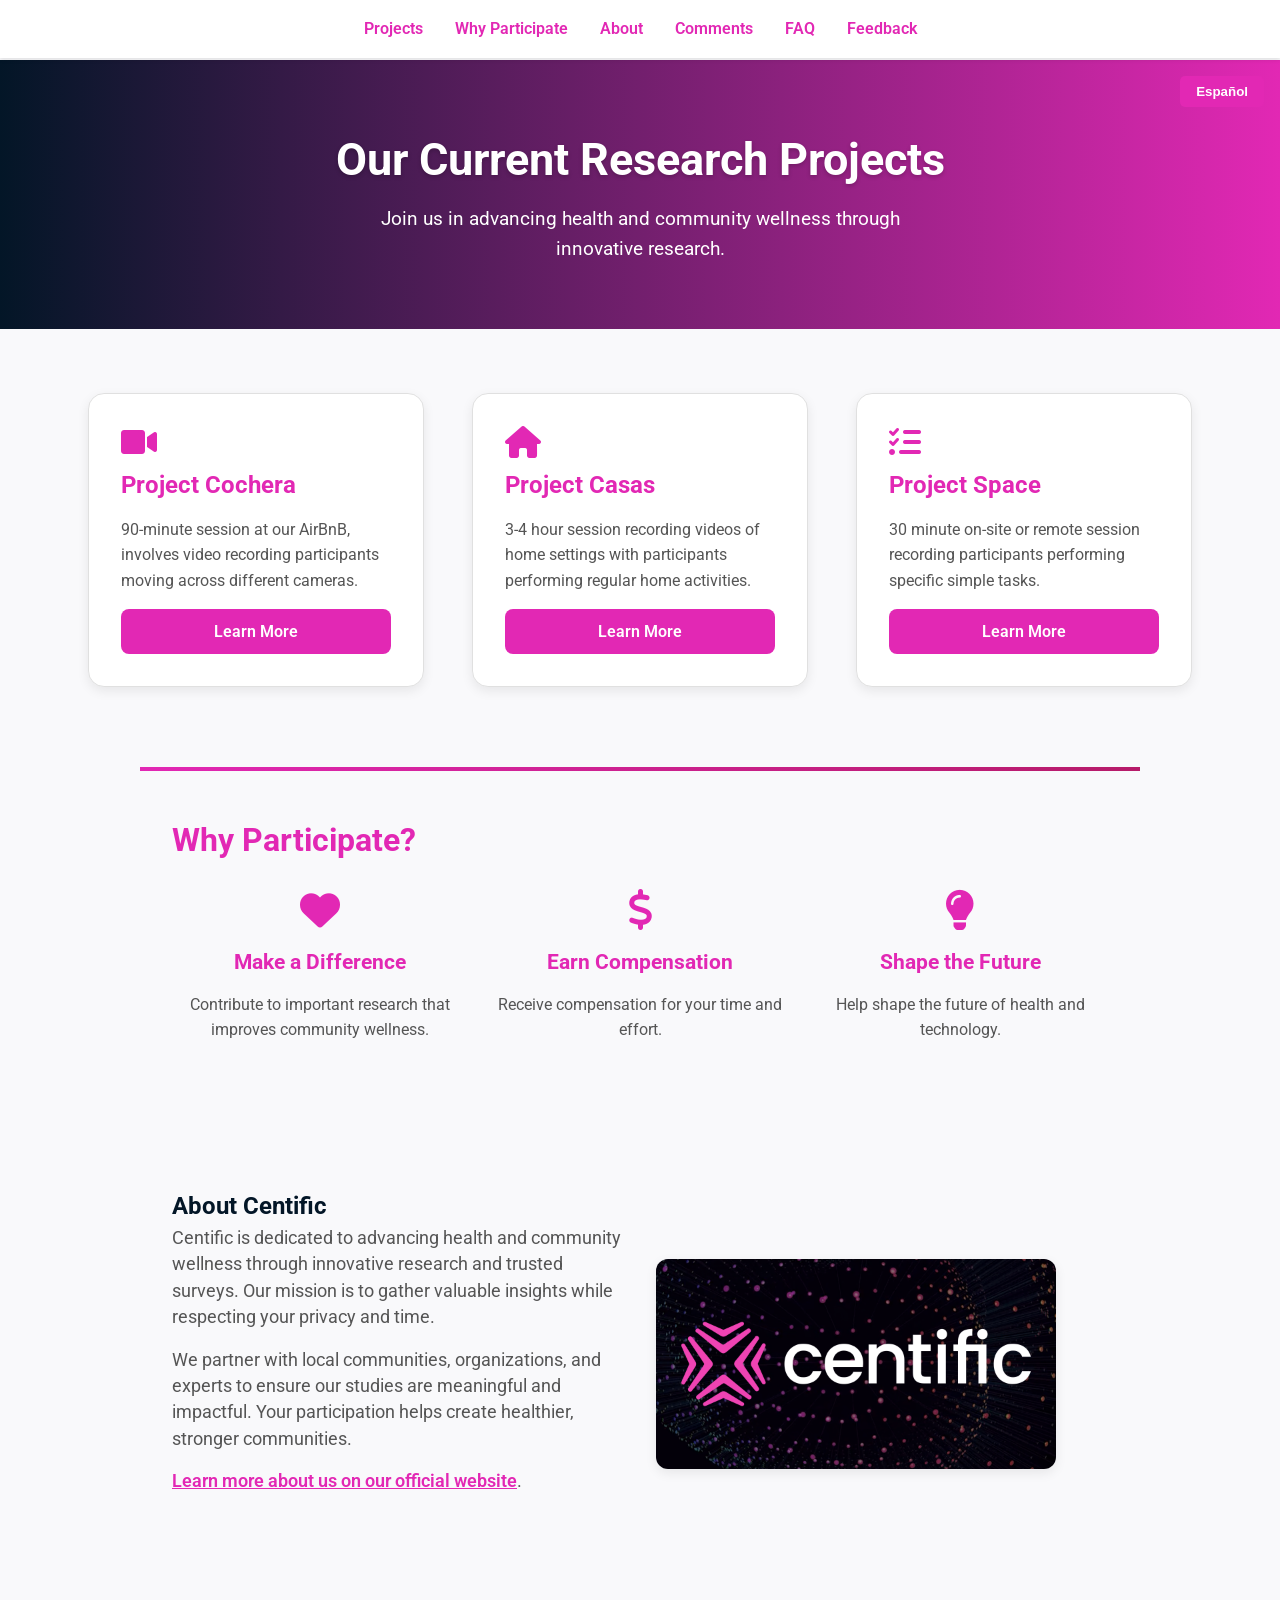
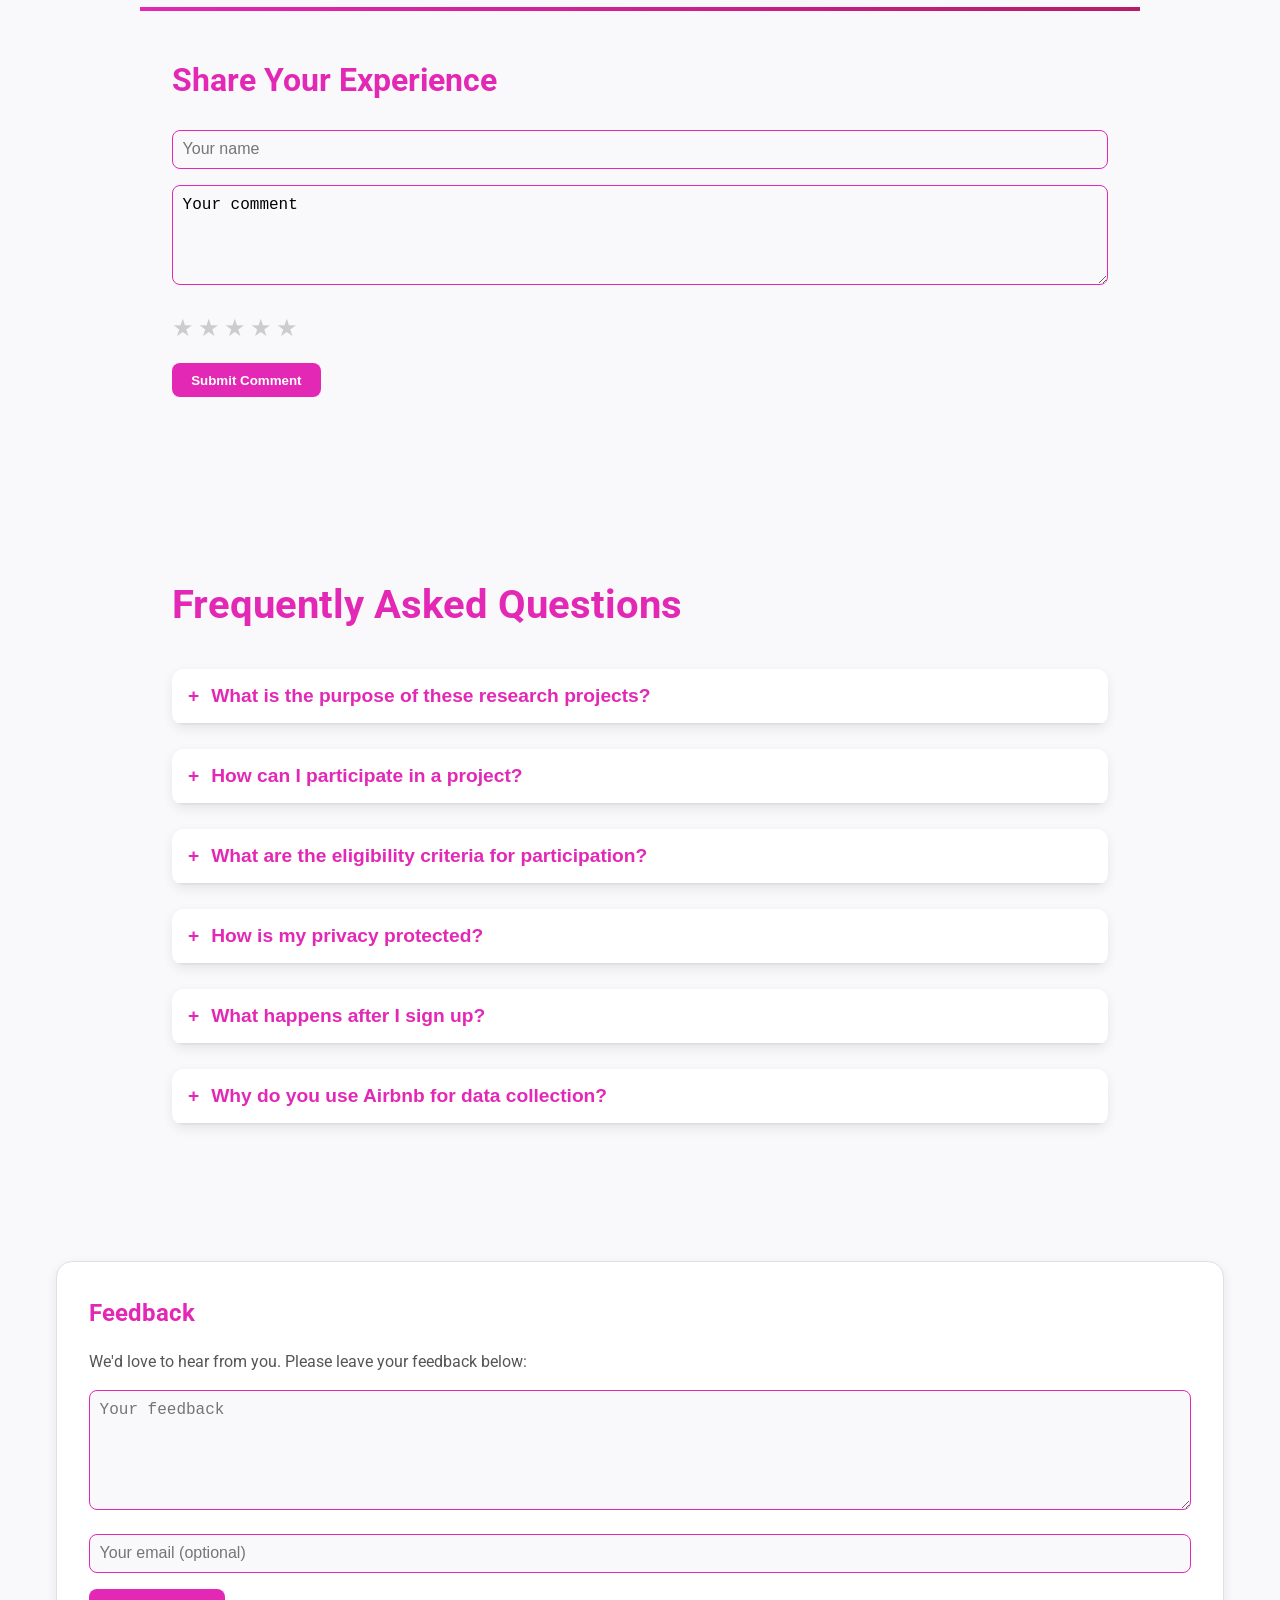
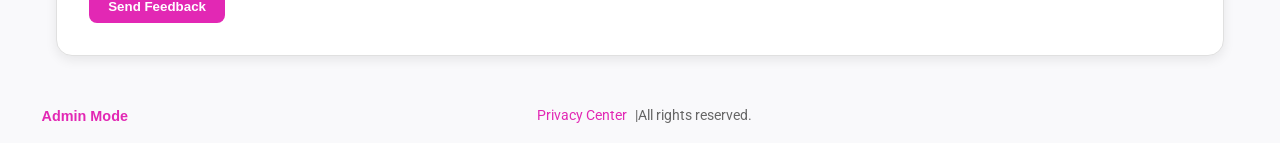
<file: index.html>
<!DOCTYPE html>
<html lang="en">
<head>
  <meta charset="UTF-8">
  <meta name="viewport" content="width=device-width, initial-scale=1.0">
  <title>Centific Research Projects</title>
  <link href="https://fonts.googleapis.com/css2?family=Roboto:wght@400;700&display=swap" rel="stylesheet">
  <link rel="stylesheet" href="https://cdnjs.cloudflare.com/ajax/libs/font-awesome/6.0.0-beta3/css/all.min.css">
  <link rel="stylesheet" href="style.css">
</head>
<body>
  <nav class="nav-menu">
    <ul>
      <li><a href="#projects-list" data-en="Projects" data-es="Proyectos">Projects</a></li>
      <li><a href="#why-participate" data-en="Why Participate" data-es="Por qué Participar">Why Participate</a></li>
      <li><a href="#about-us" data-en="About" data-es="Acerca">About</a></li>
      <li><a href="#comments" data-en="Comments" data-es="Comentarios">Comments</a></li>
      <li><a href="#faq" data-en="FAQ" data-es="Preguntas Frecuentes">FAQ</a></li>
      <li><a href="#feedback" data-en="Feedback" data-es="Retroalimentación">Feedback</a></li>
    </ul>
  </nav>
  <header>
    <h1 data-en="Our Current Research Projects" data-es="Nuestros Proyectos de Investigación Actuales">Our Current Research Projects</h1>
    <p data-en="Join us in advancing health and community wellness through innovative research." data-es="Únase a nosotros para avanzar en la salud y el bienestar comunitario a través de la investigación innovadora.">Join us in advancing health and community wellness through innovative research.</p>
    <button id="lang-toggle" aria-label="Toggle language">Español</button>
  </header>
  <main>
    <section id="projects-list">
      <div class="project-card">
        <i class="fas fa-video" aria-hidden="true"></i>
        <h2 data-en="Project Cochera" data-es="Proyecto Cochera">Project Cochera</h2>
        <p data-en="90-minute session at our AirBnB, involves video recording participants moving across different cameras." data-es="Sesión de 90 minutos en nuestro AirBnB, que incluye grabación en video de los participantes moviéndose frente a diferentes cámaras.">90-minute session at our AirBnB, involves video recording participants moving across different cameras.</p>
        <a href="project-cochera.html" class="learn-more-button" data-en="Learn More" data-es="Más Información">Learn More</a>
      </div>
      <div class="project-card">
        <i class="fas fa-home" aria-hidden="true"></i>
        <h2 data-en="Project Casas" data-es="Proyecto Casas">Project Casas</h2>
        <p data-en="3-4 hour session recording videos of home settings with participants performing regular home activities." data-es="Sesión de 3 a 4 horas grabando videos en entornos domésticos con participantes realizando actividades habituales.">3-4 hour session recording videos of home settings with participants performing regular home activities.</p>
        <a href="project-casas.html" class="learn-more-button" data-en="Learn More" data-es="Más Información">Learn More</a>
      </div>
      <div class="project-card">
        <i class="fas fa-tasks" aria-hidden="true"></i>
        <h2 data-en="Project Space" data-es="Proyecto Espacio">Project Space</h2>
        <p data-en="30 minute on-site or remote session recording participants performing specific simple tasks." data-es="Sesión de 30 minutos en sitio o remota grabando a participantes realizando tareas simples específicas.">30 minute on-site or remote session recording participants performing specific simple tasks.</p>
        <a href="project-space.html" class="learn-more-button" data-en="Learn More" data-es="Más Información">Learn More</a>
      </div>
    </section>
    <section id="why-participate" class="why-participate-section">
      <h2 data-en="Why Participate?" data-es="¿Por qué Participar?">Why Participate?</h2>
      <div class="why-participate-content">
        <div class="why-item">
          <i class="fas fa-heart"></i>
          <h3 data-en="Make a Difference" data-es="Hacer una Diferencia">Make a Difference</h3>
          <p data-en="Contribute to important research that improves community wellness." data-es="Contribuya a investigaciones importantes que mejoran el bienestar comunitario.">Contribute to important research that improves community wellness.</p>
        </div>
        <div class="why-item">
          <i class="fas fa-dollar-sign"></i>
          <h3 data-en="Earn Compensation" data-es="Gana Compensación">Earn Compensation</h3>
          <p data-en="Receive compensation for your time and effort." data-es="Reciba compensación por su tiempo y esfuerzo.">Receive compensation for your time and effort.</p>
        </div>
        <div class="why-item">
          <i class="fas fa-lightbulb"></i>
          <h3 data-en="Shape the Future" data-es="Dar Forma al Futuro">Shape the Future</h3>
          <p data-en="Help shape the future of health and technology." data-es="Ayude a dar forma al futuro de la salud y la tecnología.">Help shape the future of health and technology.</p>
        </div>
      </div>
    </section>
    <section id="about-us" class="about-us-section">
      <h2 data-en="About Centific" data-es="Acerca de Centific">About Centific</h2>
      <div class="about-content">
        <div class="about-text">
          <p data-en="Centific is dedicated to advancing health and community wellness through innovative research and trusted surveys. Our mission is to gather valuable insights while respecting your privacy and time."
             data-es="Centific está dedicado a promover la salud y el bienestar comunitario a través de investigaciones innovadoras y encuestas confiables. Nuestra misión es recopilar información valiosa respetando su privacidad y tiempo.">
            Centific is dedicated to advancing health and community wellness through innovative research and trusted surveys. Our mission is to gather valuable insights while respecting your privacy and time.
          </p>
          <p data-en="We partner with local communities, organizations, and experts to ensure our studies are meaningful and impactful. Your participation helps create healthier, stronger communities."
             data-es="Nos asociamos con comunidades locales, organizaciones y expertos para garantizar que nuestros estudios sean significativos y tengan un impacto real. Su participación ayuda a crear comunidades más saludables y fuertes.">
            We partner with local communities, organizations, and experts to ensure our studies are meaningful and impactful. Your participation helps create healthier, stronger communities.
          </p>
          <p id="about-link"></p>
        </div>
        <div class="about-image">
          <img src="images/centific1.png" alt="Centific Team" data-en="Centific Team" data-es="Equipo de Centific">
        </div>
      </div>
    </section>
    <section id="comments" class="comments-section">
      <h2 data-en="Share Your Experience" data-es="Comparte Tu Experiencia">Share Your Experience</h2>
      <div class="comment-form">
        <input type="text" id="comment-name" placeholder="Your name" data-en="Your name" data-es="Tu nombre" required>
        <textarea id="comment-input" placeholder="Your comment" data-en="Your comment" data-es="Tu comentario" required></textarea>
        <div class="rating">
          <span class="star" data-value="1">★</span>
          <span class="star" data-value="2">★</span>
          <span class="star" data-value="3">★</span>
          <span class="star" data-value="4">★</span>
          <span class="star" data-value="5">★</span>
        </div>
        <button id="submit-comment" data-en="Submit Comment" data-es="Enviar Comentario">Submit Comment</button>
      </div>
      <div id="comment-list"></div>
    </section>
    <section id="faq" class="faq-section">
      <h2 data-en="Frequently Asked Questions" data-es="Preguntas Frecuentes">Frequently Asked Questions</h2>
      <div class="faq-item">
        <button class="faq-question">
          <span class="faq-icon">+</span>
          <span data-en="What is the purpose of these research projects?" data-es="¿Cuál es el propósito de estos proyectos de investigación?">What is the purpose of these research projects?</span>
        </button>
        <div class="faq-answer" data-en="These projects aim to gather valuable insights to improve health and community wellness through innovative research. Our studies focus on real-world applications to enhance technologies and services that benefit communities globally." data-es="Estos proyectos tienen como objetivo recopilar información valiosa para mejorar la salud y el bienestar comunitario a través de investigaciones innovadoras. Nuestros estudios se centran en aplicaciones del mundo real para mejorar tecnologías y servicios que benefician a las comunidades globalmente.">These projects aim to gather valuable insights to improve health and community wellness through innovative research. Our studies focus on real-world applications to enhance technologies and services that benefit communities globally.</div>
      </div>
      <div class="faq-item">
        <button class="faq-question">
          <span class="faq-icon">+</span>
          <span data-en="How can I participate in a project?" data-es="¿Cómo puedo participar en un proyecto?">How can I participate in a project?</span>
        </button>
        <div class="faq-answer" data-en="Click on the 'Learn More' button for each project to see details and sign up. You’ll be guided through a simple registration process, and our team will contact you with further details." data-es="Haga clic en el botón 'Más Información' para cada proyecto para ver detalles y registrarse. Será guiado a través de un proceso de registro simple, y nuestro equipo se pondrá en contacto con más detalles.">Click on the 'Learn More' button for each project to see details and sign up. You’ll be guided through a simple registration process, and our team will contact you with further details.</div>
      </div>
      <div class="faq-item">
        <button class="faq-question">
          <span class="faq-icon">+</span>
          <span data-en="What are the eligibility criteria for participation?" data-es="¿Cuáles son los criterios de elegibilidad para la participación?">What are the eligibility criteria for participation?</span>
        </button>
        <div class="faq-answer" data-en="Eligibility criteria vary by project. Some may require specific age groups, locations, or other qualifications. Please check the details of each project for specific requirements." data-es="Los criterios de elegibilidad varían según el proyecto. Algunos pueden requerir grupos de edad específicos, ubicaciones u otras calificaciones. Por favor, consulte los detalles de cada proyecto para requisitos específicos.">Eligibility criteria vary by project. Some may require specific age groups, locations, or other qualifications. Please check the details of each project for specific requirements.</div>
      </div>
      <div class="faq-item">
        <button class="faq-question">
          <span class="faq-icon">+</span>
          <span data-en="How is my privacy protected?" data-es="¿Cómo se protege mi privacidad?">How is my privacy protected?</span>
        </button>
        <div class="faq-answer" data-en="We prioritize your privacy. All data is securely stored, and participants will review a detailed privacy and consent form before any session. Your information is never shared without your consent." data-es="Priorizamos su privacidad. Todos los datos se almacenan de forma segura, y los participantes revisarán un formulario detallado de privacidad y consentimiento antes de cualquier sesión. Su información nunca se comparte sin su consentimiento.">We prioritize your privacy. All data is securely stored, and participants will review a detailed privacy and consent form before any session. Your information is never shared without your consent.</div>
      </div>
      <div class="faq-item">
        <button class="faq-question">
          <span class="faq-icon">+</span>
          <span data-en="What happens after I sign up?" data-es="¿Qué pasa después de que me inscribo?">What happens after I sign up?</span>
        </button>
        <div class="faq-answer" data-en="After signing up, you’ll receive a confirmation email with next steps, including scheduling details and any preparation needed. Our team will guide you through the process." data-es="Después de registrarse, recibirá un correo electrónico de confirmación con los próximos pasos, incluidos los detalles de programación y cualquier preparación necesaria. Nuestro equipo lo guiará a través del proceso.">After signing up, you’ll receive a confirmation email with next steps, including scheduling details and any preparation needed. Our team will guide you through the process.</div>
      </div>
      <div class="faq-item">
        <button class="faq-question">
          <span class="faq-icon">+</span>
          <span data-en="Why do you use Airbnb for data collection?" data-es="¿Por qué usan Airbnb para la recolección de datos?">Why do you use Airbnb for data collection?</span>
        </button>
        <div class="faq-answer" data-en="Our projects require collecting data in realistic at-home environments to ensure accurate and natural results. We use Airbnb to rent diverse home settings, allowing participants to contribute from authentic residential spaces. All rentals are managed directly through our company to ensure a secure and efficient process." data-es="Nuestros proyectos requieren recolectar datos en entornos domésticos reales para garantizar resultados precisos y naturales. Usamos Airbnb para alquilar diversos entornos domésticos, permitiendo a los participantes contribuir desde espacios residenciales auténticos. Todos los alquileres son gestionados directamente por nuestra empresa para garantizar un proceso seguro y eficiente.">Our projects require collecting data in realistic at-home environments to ensure accurate and natural results. We use Airbnb to rent diverse home settings, allowing participants to contribute from authentic residential spaces. All rentals are managed directly through our company to ensure a secure and efficient process.</div>
      </div>
    </section>
    <section id="feedback" class="feedback-form">
      <h2 data-en="Feedback" data-es="Comentarios">Feedback</h2>
      <p data-en="We'd love to hear from you. Please leave your feedback below:" data-es="Nos encantaría saber de usted. Por favor, deje sus comentarios a continuación:">We'd love to hear from you. Please leave your feedback below:</p>
      <form action="https://formspree.io/f/mldnqnww" method="POST">
        <textarea name="message" required placeholder="Your feedback"></textarea>
        <input type="email" name="_replyto" placeholder="Your email (optional)">
        <button type="submit" data-en="Send Feedback" data-es="Enviar Comentario">Send Feedback</button>
      </form>
    </section>
  </main>
  <footer>
    <div class="footer-links">
      <button id="admin-comment-btn" data-en="Admin Mode" data-es="Modo Admin">Admin Mode</button>
      <a href="privacy.html" data-en="Privacy Center" data-es="Centro de Privacidad">Privacy Center</a> |
      <span data-en="All rights reserved." data-es="Todos los derechos reservados.">All rights reserved.</span>
    </div>
  </footer>
  <script src="project.js"></script>
</body>
</html>
</file>
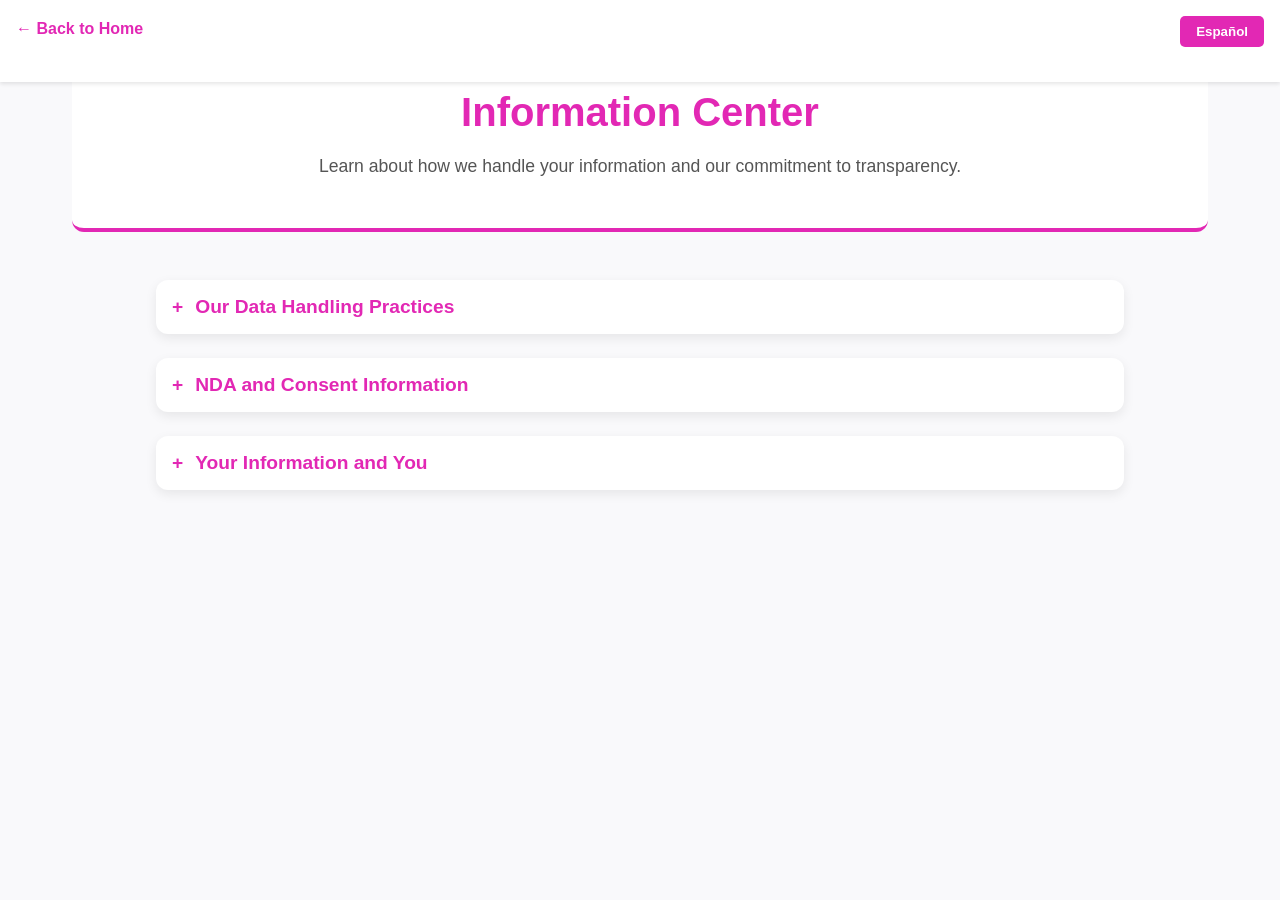
<file: privacy.html>
<!DOCTYPE html>
<html lang="en">
<head>
  <meta charset="UTF-8" />
  <meta name="viewport" content="width=device-width, initial-scale=1.0"/>
  <title>Privacy Center</title>
  <link rel="stylesheet" href="style.css" />
  <style>
    .info-header {
      padding: 3rem 1rem;
      text-align: center;
      background: var(--card-bg);
      border-bottom: 4px solid var(--accentPrimary);
      margin: 2rem 1rem;
      border-radius: 12px;
    }
    .info-header h1 {
      font-size: 2.5rem;
      color: var(--accentPrimary);
      margin-bottom: 0.5rem;
    }
    .info-header p {
      font-size: 1.1rem;
      color: #555;
      max-width: 700px;
      margin: 0 auto;
    }
    .info-section {
      max-width: 1000px;
      margin: 2rem auto;
      padding: 1rem;
    }
    .info-item {
      background: var(--card-bg);
      border-radius: 12px;
      box-shadow: var(--shadow);
      margin-bottom: 1.5rem;
      overflow: hidden;
    }
    .info-question {
      background: transparent;
      color: var(--accentPrimary);
      padding: 1rem;
      border: none;
      width: 100%;
      text-align: left;
      font-weight: 600;
      font-size: 1.2rem;
      cursor: pointer;
      display: flex;
      align-items: center;
      transition: color var(--transition-fast);
    }
    .info-question:hover {
      color: var(--accent-hoverDarker);
    }
    .info-icon {
      margin-right: 0.75rem;
      font-size: 1.2rem;
    }
    .info-answer {
      padding: 1.5rem;
      color: #555;
      font-size: 1rem;
      line-height: 1.6;
      display: none;
      background: var(--bg-light);
    }
    .contact-link {
      text-align: center;
      margin: 2rem 0;
    }
    .contact-link a {
      color: var(--accentPrimary);
      font-weight: 600;
      text-decoration: none;
      transition: color var(--transition-fast);
    }
    .contact-link a:hover {
      color: var(--accent-hoverDarker);
      text-decoration: underline;
    }
    @media (max-width: 768px) {
      .info-header {
        padding: 2rem 1rem;
      }
      .info-header h1 {
        font-size: 2rem;
      }
      .info-section {
        padding: 0.5rem;
      }
      .info-question {
        font-size: 1.1rem;
      }
    }
  </style>
</head>
<body>
  <nav class="nav-menu">
    <a href="index.html" class="back-button" data-en="← Back to Home" data-es="← Volver a Inicio">← Back to Home</a>
    <button id="lang-toggle">Español</button>
  </nav>

  <main role="main">
    <section class="info-header">
      <h1 data-en="Information Center" data-es="Centro de Información">Information Center</h1>
      <p data-en="Learn about how we handle your information and our commitment to transparency."
         data-es="Conoce cómo manejamos tu información y nuestro compromiso con la transparencia.">
        Learn about how we handle your information and our commitment to transparency.
      </p>
    </section>

    <section class="info-section">
      <div class="info-item">
        <button class="info-question">
          <span class="info-icon">+</span>
          <span data-en="Our Data Handling Practices" data-es="Nuestras Prácticas de Manejo de Datos">Our Data Handling Practices</span>
        </button>
        <div class="info-answer" data-en="[Placeholder: Add details about data collection, storage, and usage policies.]"
           data-es="[Marcador de posición: Agrega detalles sobre las políticas de recolección, almacenamiento y uso de datos.]">
          [Placeholder: Add details about data collection, storage, and usage policies.]
        </div>
      </div>
      <div class="info-item">
        <button class="info-question">
          <span class="info-icon">+</span>
          <span data-en="NDA and Consent Information" data-es="Información sobre NDA y Consentimiento">NDA and Consent Information</span>
        </button>
        <div class="info-answer" data-en="[Placeholder: Add details from your NDA/ICF, such as participant agreements and consent processes.]"
           data-es="[Marcador de posición: Agrega detalles de tu NDA/ICF, como acuerdos de participantes y procesos de consentimiento.]">
          [Placeholder: Add details from NDA/ICF, such as participant agreements and consent processes.]
        </div>
      </div>
      <div class="info-item">
        <button class="info-question">
          <span class="info-icon">+</span>
          <span data-en="Your Information and You" data-es="Tu Información y Tú">Your Information and You</span>
        </button>
        <div class="info-answer" data-en="[Placeholder: Add information about user rights or data management options.]"
           data-es="[Marcador de posición: Agrega información sobre los derechos del usuario o las opciones de gestión de datos.]">
          [Placeholder: Add information about user rights or data management options.]
        </div>
      </div>
    </section>

  </main>


  <script src="project.js" defer></script>
  <script>
    document.addEventListener("DOMContentLoaded", () => {
      const questions = document.querySelectorAll(".info-question");
      questions.forEach((question) => {
        question.addEventListener("click", () => {
          const answer = question.nextElementSibling;
          const icon = question.querySelector(".info-icon");
          if (answer.style.display === "block") {
            answer.style.display = "none";
            icon.textContent = "+";
          } else {
            answer.style.display = "block";
            icon.textContent = "-";
          }
        });
      });
    });
  </script>
</body>
</html>
</file>
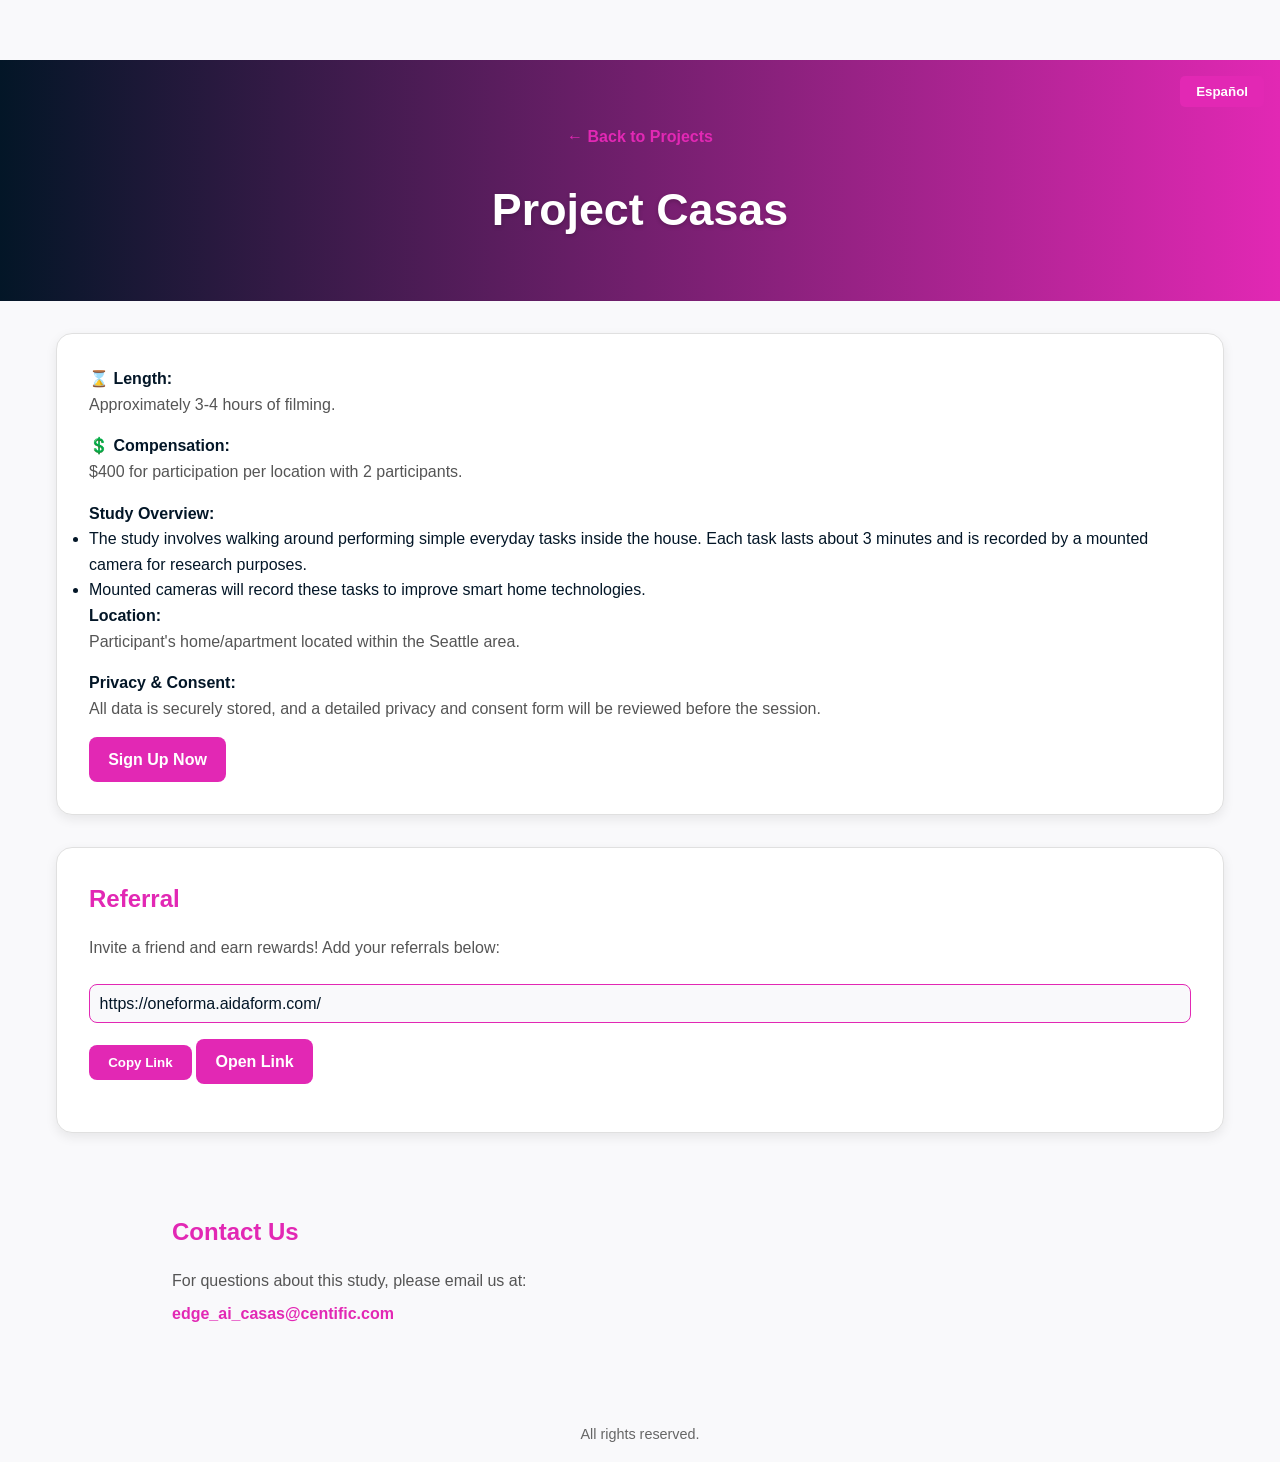
<file: project-casas.html>
<!DOCTYPE html>
<html lang="en">
<head>
  <meta charset="UTF-8" />
  <meta name="viewport" content="width=device-width, initial-scale=1.0" />
  <title>Project Casas</title>
  <link rel="stylesheet" href="style.css" />
</head>
<body>
  <header>
    <a href="index.html" class="back-button" data-en="← Back to Projects" data-es="← Volver a Proyectos">← Back to Projects</a>
    <h1 data-en="Project Casas" data-es="Proyecto Casas">Project Casas</h1>
    <button id="lang-toggle">Español</button>
  </header>

  <main>
<section class="project-details">
  <div class="description-section">
    <strong data-en="⌛ Length:" data-es="⌛ Duración:"></strong>
    <p data-en="Approximately 3-4 hours of filming." data-es="Aproximadamente 3 a 4 horas de grabación.">
      Approximately 3-4 hours of filming.
    </p>
  </div>

  <div class="description-section">
    <strong data-en="💲 Compensation:" data-es="💲 Compensación:"></strong>
    <p data-en="$400 for participation per location with 2 participants." data-es="$400 por casa con dos participantes.">
      $400 for participation per location with 2 participants.
    </p>
  </div>

  <div class="description-section">
    <strong data-en="Study Overview:" data-es="Descripción del estudio:"></strong>
    <ul>
      <li data-en="The study involves walking around performing simple everyday tasks inside the house. Each task lasts about 3 minutes and is recorded by a mounted camera for research purposes."
          data-es="El estudio consiste en caminar realizando tareas simples diarias dentro de la casa. Cada tarea dura aproximadamente 3 minutos y es grabada por una cámara montada para fines de investigación.">
        The study involves walking around performing simple everyday tasks inside the house. Each task lasts about 3 minutes and is recorded by a mounted camera for research purposes.
      </li>
      <li data-en="Mounted cameras will record these tasks to improve smart home technologies."
          data-es="Cámaras montadas grabarán las tareas para mejorar tecnologías de hogares inteligentes.">
        Mounted cameras will record these tasks to improve smart home technologies.
      </li>
    </ul>
  </div>

  <div class="description-section">
    <strong data-en="Location:" data-es="Ubicación:"></strong>
    <p data-en="Participant's home/apartment located within the Seattle area." data-es="Casa o apartamento del participante ubicado en el área de Seattle.">
      Participant's home/apartment located within the Seattle area.
    </p>
  </div>

  <div class="description-section">
    <strong data-en="Privacy & Consent:" data-es="Privacidad y consentimiento:"></strong>
    <p data-en="All data is securely stored, and a detailed privacy and consent form will be reviewed before the session."
       data-es="Todos los datos se almacenan de forma segura y se revisará un formulario detallado de privacidad y consentimiento antes de la sesión.">
      All data is securely stored, and a detailed privacy and consent form will be reviewed before the session.
    </p>
  </div>

  <a href="https://oneforma.aidaform.com/casas-demographic-survey" class="signup-button" target="_blank" data-en="Sign Up Now" data-es="Regístrate Ahora">Sign Up Now</a>
</section>


    <section class="referral-form">
      <h2 data-en="Referral" data-es="Referidos">Referral</h2>
      <p data-en="Invite a friend and earn rewards! Add your referrals below:" data-es="¡Invita a un amigo y gana recompensas! Ponga tus referridos abajo:">
        Invite a friend and earn rewards! Add your referrals below:
      </p>
      <input type="text" id="referral-link" readonly value="https://oneforma.aidaform.com/" />
      <div class="referral-buttons">
        <button id="copy-btn" data-en="Copy Link" data-es="Copiar Enlace">Copy Link</button>
        <a id="open-link" class="signup-button" target="_blank" href="https://oneforma.aidaform.com/" data-en="Open Link" data-es="Abrir Enlace">Open Link</a>
      </div>
      <p id="copy-message"></p>
    </section>

    <section class="contact-info">
      <h2 data-en="Contact Us" data-es="Contáctanos">Contact Us</h2>
      <p data-en="For questions about this study, please email us at:" data-es="Para preguntas sobre este estudio, envíanos un correo a:">
        For questions about this study, please email us at:
      </p>
      <a href="mailto:edge_ai_casas@centific.com">edge_ai_casas@centific.com</a>
    </section>
  </main>

  <footer>
    <p data-en="All rights reserved." data-es="Todos los derechos reservados.">All rights reserved.</p>
  </footer>

  <script src="project.js" defer></script>
</body>
</html>
</file>
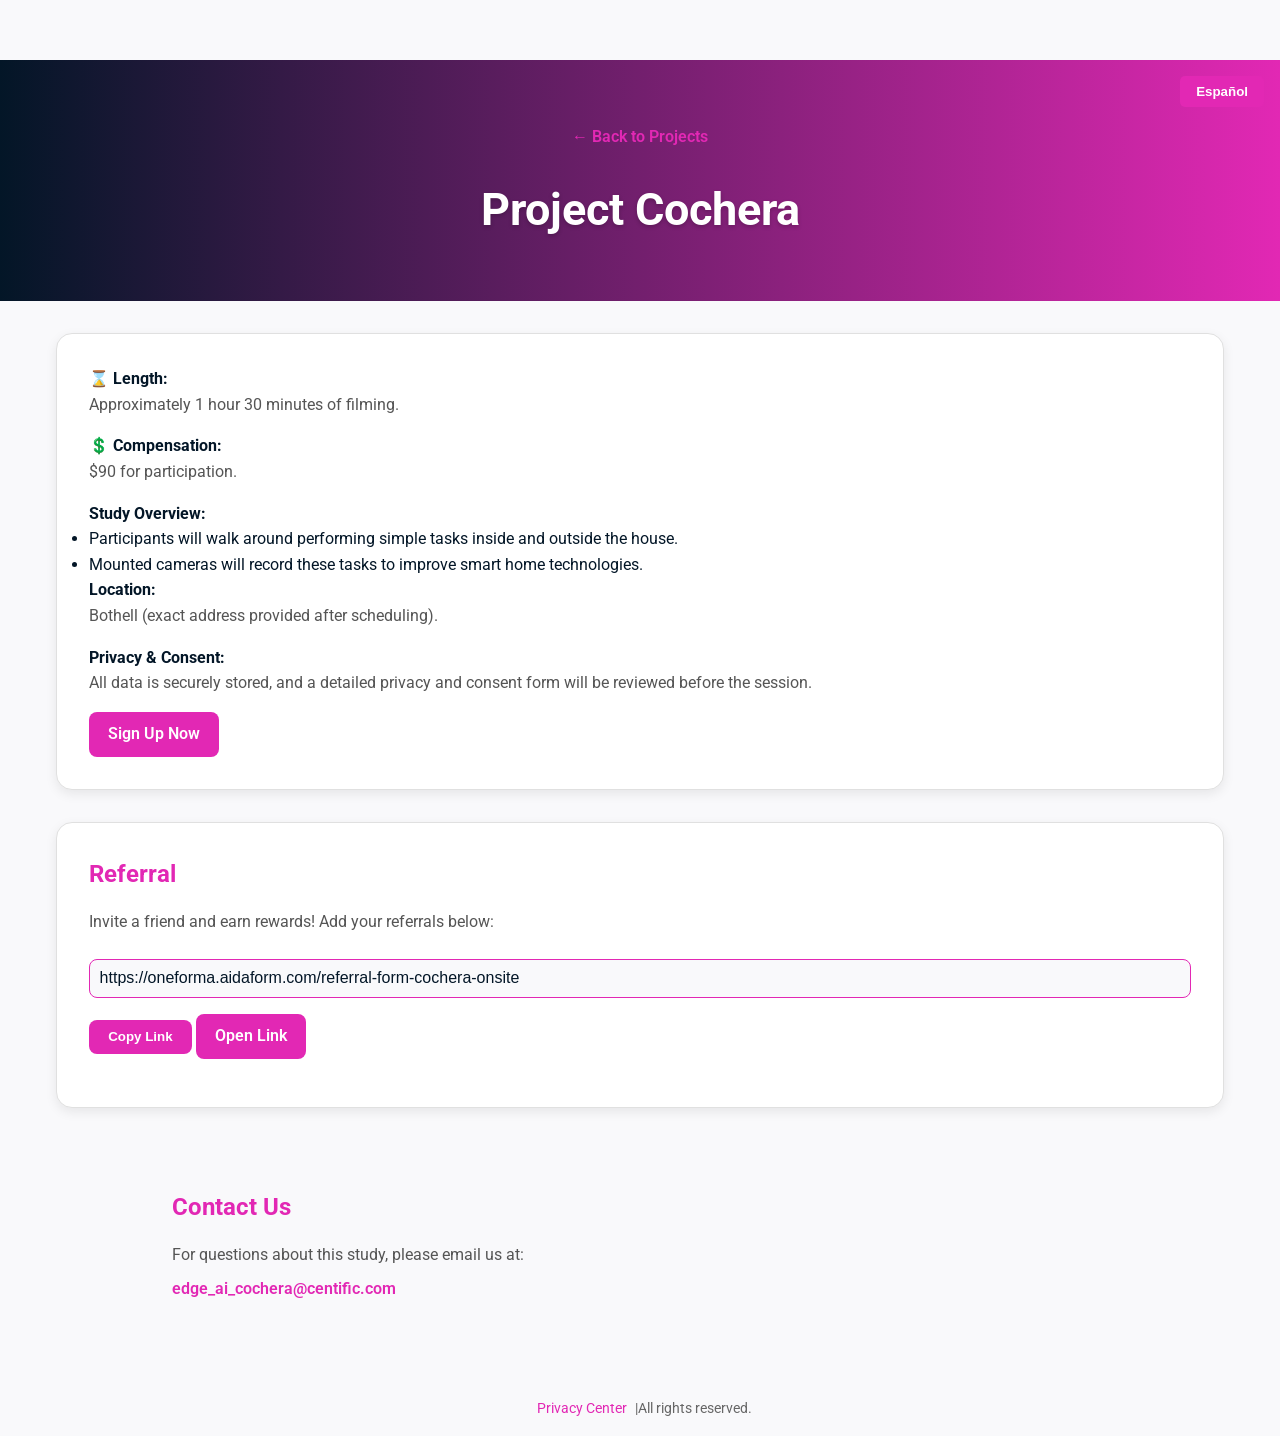
<file: project-cochera.html>
<!DOCTYPE html>
<html lang="en">
<head>
  <meta charset="UTF-8">
  <meta name="viewport" content="width=device-width, initial-scale=1.0">
  <title>Project Cochera - Centific</title>
  <link href="https://fonts.googleapis.com/css2?family=Roboto:wght@400;700&display=swap" rel="stylesheet">
  <link rel="stylesheet" href="https://cdnjs.cloudflare.com/ajax/libs/font-awesome/6.0.0-beta3/css/all.min.css">
  <link rel="stylesheet" href="style.css">
</head>
<body>
  <header>
    <a href="index.html" class="back-button" data-en="← Back to Projects" data-es="← Volver a Proyectos">← Back to Projects</a>
    <h1 data-en="Project Cochera" data-es="Proyecto Cochera">Project Cochera</h1>
    <button id="lang-toggle" aria-label="Toggle language">Español</button>
  </header>
  <main>
    <section class="project-details">
      <div class="description-section">
        <strong data-en="⌛ Length:" data-es="⌛ Duración:"></strong>
        <p data-en="Approximately 1 hour 30 minutes of filming." data-es="Aproximadamente 1 hora y 30 minutos de grabación.">
          Approximately 1 hour 30 minutes of filming.
        </p>
      </div>
      <div class="description-section">
        <strong data-en="💲 Compensation:" data-es="💲 Compensación:"></strong>
        <p data-en="$90 for participation." data-es="$90 por la participación.">$90 for participation.</p>
      </div>
      <div class="description-section">
        <strong data-en="Study Overview:" data-es="Descripción del estudio:"></strong>
        <ul>
          <li data-en="Participants will walk around performing simple tasks inside and outside the house."
              data-es="Los participantes caminarán realizando tareas simples dentro y fuera de la casa.">
            Participants will walk around performing simple tasks inside and outside the house.
          </li>
          <li data-en="Mounted cameras will record these tasks to improve smart home technologies."
              data-es="Cámaras montadas grabarán las tareas para mejorar tecnologías de hogares inteligentes.">
            Mounted cameras will record these tasks to improve smart home technologies.
          </li>
        </ul>
      </div>
      <div class="description-section">
        <strong data-en="Location:" data-es="Ubicación:"></strong>
        <p data-en="Bothell (exact address provided after scheduling)." data-es="Bothell (la dirección exacta se proporcionará después de agendar).">
          Bothell (exact address provided after scheduling).
        </p>
      </div>
      <div class="description-section">
        <strong data-en="Privacy & Consent:" data-es="Privacidad y consentimiento:"></strong>
        <p data-en="All data is securely stored, and a detailed privacy and consent form will be reviewed before the session."
           data-es="Todos los datos se almacenan de forma segura y se revisará un formulario detallado de privacidad y consentimiento antes de la sesión.">
          All data is securely stored, and a detailed privacy and consent form will be reviewed before the session.
        </p>
      </div>
      <a href="https://oneforma.aidaform.com/cochera-demographic-survey" class="signup-button" target="_blank" data-en="Sign Up Now" data-es="Regístrate Ahora">Sign Up Now</a>
    </section>
    <section class="referral-form">
      <h2 data-en="Referral" data-es="Referidos">Referral</h2>
      <p data-en="Invite a friend and earn rewards! Add your referrals below:" data-es="¡Invita a un amigo y gana recompensas! Ponga tus referridos abajo:">
        Invite a friend and earn rewards! Add your referrals below:
      </p>
      <input type="text" id="referral-link" readonly value="https://oneforma.aidaform.com/referral-form-cochera-onsite" />
      <div class="referral-buttons">
        <button id="copy-btn" data-en="Copy Link" data-es="Copiar Enlace">Copy Link</button>
        <a id="open-link" class="signup-button" target="_blank" href="https://oneforma.aidaform.com/referral-form-cochera-onsite" data-en="Open Link" data-es="Abrir Enlace">Open Link</a>
      </div>
      <p id="copy-message"></p>
    </section>
    <section class="contact-info">
      <h2 data-en="Contact Us" data-es="Contáctanos">Contact Us</h2>
      <p data-en="For questions about this study, please email us at:" data-es="Para preguntas sobre este estudio, envíanos un correo a:">
        For questions about this study, please email us at:
      </p>
      <a href="mailto:edge_ai_cochera@centific.com">edge_ai_cochera@centific.com</a>
    </section>
  </main>
  <footer>
    <div class="footer-links">
      <a href="privacy.html" data-en="Privacy Center" data-es="Centro de Privacidad">Privacy Center</a> |
      <span data-en="All rights reserved." data-es="Todos los derechos reservados.">All rights reserved.</span>
    </div>
  </footer>
  <script src="project.js"></script>
</body>
</html>
</file>
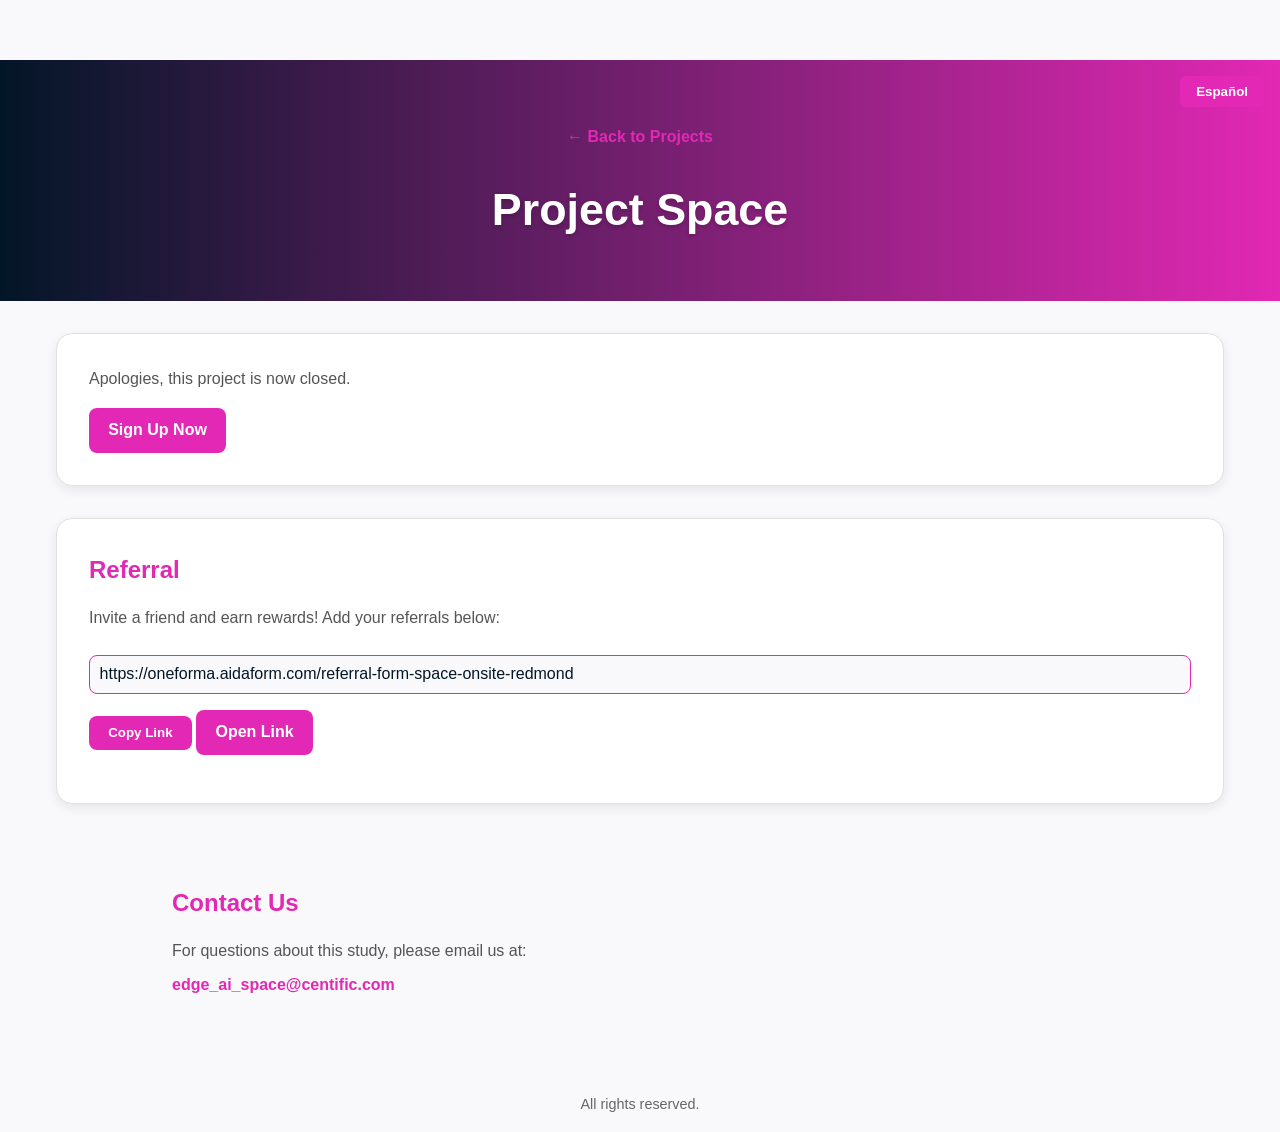
<file: project-space.html>
<!DOCTYPE html>
<html lang="en">
<head>
  <meta charset="UTF-8" />
  <meta name="viewport" content="width=device-width, initial-scale=1.0" />
  <title>Project Space</title>
  <link rel="stylesheet" href="style.css" />
</head>
<body>
  <header>
    <a href="index.html" class="back-button" data-en="← Back to Projects" data-es="← Volver a Proyectos">← Back to Projects</a>
    <h1 data-en="Project Space" data-es="Proyecto Space">Project Space</h1>
    <button id="lang-toggle">Español</button>
  </header>

  <main>
    <section class="project-details">
      <p data-en="Apologies, this project is now closed." data-es="Lo siento, cerramos este proyeco.">
        Apologies, this project is now closed.
      </p>
      <a href="https://example.com/form3" class="signup-button" target="_blank" data-en="Sign Up Now" data-es="Regístrate Ahora">Sign Up Now</a>
    </section>

    <section class="referral-form">
      <h2 data-en="Referral" data-es="Referidos">Referral</h2>
      <p data-en="Invite a friend and earn rewards! Add your referrals below:" data-es="¡Invita a un amigo y gana recompensas! Ponga tus referridos abajo:">
        Invite a friend and earn rewards! Add your referrals below:
      </p>
      <input type="text" id="referral-link" readonly value="https://oneforma.aidaform.com/referral-form-space-onsite-redmond" />
      <div class="referral-buttons">
        <button id="copy-btn" data-en="Copy Link" data-es="Copiar Enlace">Copy Link</button>
        <a id="open-link" class="signup-button" target="_blank" href="https://oneforma.aidaform.com/referral-form-space-onsite-redmond" data-en="Open Link" data-es="Abrir Enlace">Open Link</a>
      </div>
      <p id="copy-message"></p>
    </section>

    <section class="contact-info">
      <h2 data-en="Contact Us" data-es="Contáctanos">Contact Us</h2>
      <p data-en="For questions about this study, please email us at:" data-es="Para preguntas sobre este estudio, envíanos un correo a:">
        For questions about this study, please email us at:
      </p>
      <a href="mailto:edge_ai_space@centific.com">edge_ai_space@centific.com</a>
    </section>
  </main>

  <footer>
    <p data-en="All rights reserved." data-es="Todos los derechos reservados.">All rights reserved.</p>
  </footer>

  <script src="project.js" defer></script>
</body>
</html>
</file>
<file: style.css>
:root {
  --accentPrimary: #e228b4;          /* Centific magenta/pink */
  --accent-hoverDarker: #b61b69;     /* Hover version of pink */
  --bg-darkDeep: #031627;            /* Deep navy background/text */
  --text-darkMain: #031627;          /* Main text color */
  --text-light: #FFFFFF;             /* Light text on dark */
  --bg-light: #F9F9FB;               /* Page background */
  --card-bg: #FFFFFF;                /* Card background */
  --border-light: #E0E0E0;           /* Light borders */
  --shadow: 0 4px 12px rgba(0,0,0,0.08);
  --transition-fast: 0.2s;
  --transition-slow: 0.4s;
}



* {
  margin: 0;
  padding: 0;
  box-sizing: border-box;
}

html {
  scroll-behavior: smooth;
}

body {
  font-family: 'Roboto', sans-serif;
  background-color: var(--bg-light);
  color: var(--text-darkMain);
  line-height: 1.6;
  transition: background-color var(--transition-slow), color var(--transition-slow);
}

.nav-menu {
  position: fixed;
  top: 0;
  left: 0;
  width: 100%;
  background-color: var(--card-bg);
  box-shadow: 0 2px 4px rgba(0,0,0,0.1);
  z-index: 1000;
  padding: 1rem;
}

.nav-menu ul {
  display: flex;
  justify-content: center;
  list-style: none;
}

.nav-menu li {
  margin: 0 1rem;
}

.nav-menu a {
  color: var(--accentPrimary);
  text-decoration: none;
  font-weight: 600;
  font-size: 1rem;
  transition: color 0.3s;
}

.nav-menu a:hover {
  color: var(--accent-hoverDarker);
}

header {
  background: linear-gradient(90deg, var(--bg-darkDeep), var(--accentPrimary));
  color: var(--text-light);
  padding: 4rem 1rem 3rem;
  text-align: center;
  position: relative;
  margin-top: 60px; /* Offset for fixed nav */
}

header h1 {
  font-size: 2.8rem;
  margin-bottom: 0.5rem;
  text-shadow: 0 2px 4px rgba(0,0,0,0.2);
}

header p {
  font-size: 1.2rem;
  max-width: 600px;
  margin: 0 auto 1rem;
}

#lang-toggle {
  background-color: var(--accentPrimary);
  color: var(--text-light);
  padding: 0.5rem 1rem;
  border-radius: 5px;
  cursor: pointer;
  transition: background-color 0.3s;
  border: none;
  font-weight: 600;
  position: absolute;
  top: 1rem;
  right: 1rem;
}

#lang-toggle:hover {
  background-color: var(--accent-hoverDarker);
}

main {
  max-width: 1200px;
  margin: 2rem auto;
  padding: 0 1rem;
}

#projects-list {
  display: grid;
  grid-template-columns: repeat(auto-fit, minmax(280px, 1fr));
  gap: 3rem;
  padding: 2rem;
}

.project-card {
  background-color: var(--card-bg);
  border-radius: 16px;
  padding: 2rem;
  box-shadow: var(--shadow);
  border: 1px solid var(--border-light);
  display: flex;
  flex-direction: column;
  justify-content: space-between;
  opacity: 0;
  animation: fadeIn 0.5s ease-in forwards;
}

.project-card:nth-child(1) {
  animation-delay: 0.1s;
}

.project-card:nth-child(2) {
  animation-delay: 0.2s;
}

.project-card:nth-child(3) {
  animation-delay: 0.3s;
}

@keyframes fadeIn {
  to {
    opacity: 1;
  }
}

.project-card:hover {
  transform: translateY(-6px);
  box-shadow: 0 8px 20px rgba(0,0,0,0.15);
}

.project-card i {
  color: var(--accentPrimary);
  font-size: 2rem;
  margin-bottom: 0.5rem;
}

.project-card h2 {
  color: var(--accentPrimary);
  margin-bottom: 0.75rem;
  font-size: 1.5rem;
}

.project-card p {
  color: #555;
  flex-grow: 1;
  margin-bottom: 1rem;
}

.why-participate-section {
  padding: 3rem 2rem;
  margin-top: 3rem;
  max-width: 1000px;
  margin-left: auto;
  margin-right: auto;
  position: relative;
}

.why-participate-section::before {
  content: '';
  position: absolute;
  top: 0;
  left: 0;
  width: 100%;
  height: 4px;
  background: linear-gradient(90deg, var(--accentPrimary), var(--accent-hoverDarker));
}

.why-participate-section h2 {
  color: var(--accentPrimary);
  margin-bottom: 1.5rem;
  font-size: 2rem;
}

.why-participate-content {
  display: grid;
  grid-template-columns: repeat(auto-fit, minmax(280px, 1fr));
  gap: 1.5rem;
}

.why-item {
  text-align: center;
}

.why-item i {
  color: var(--accentPrimary);
  font-size: 2.5rem;
  margin-bottom: 1rem;
}

.why-item h3 {
  color: var(--accentPrimary);
  margin-bottom: 0.75rem;
  font-size: 1.3rem;
}

.why-item p {
  color: #555;
}

.about-us-section {
  padding: 3rem 2rem;
  margin-top: 3rem;
  max-width: 1000px;
  margin-left: auto;
  margin-right: auto;
}

.about-content {
  display: flex;
  gap: 2rem;
  align-items: center;
}

.about-text {
  flex: 1;
}

.about-text h2 {
  color: var(--accentPrimary);
  margin-bottom: 1.5rem;
  font-size: 2rem;
}

.about-text p {
  margin-bottom: 1rem;
  font-size: 1.1rem;
  line-height: 1.5;
  color: #555;
}

.about-image {
  flex: 1;
}

.about-image img {
  width: 100%;
  max-width: 400px;
  border-radius: 12px;
  box-shadow: var(--shadow);
}

.comments-section {
  padding: 3rem 2rem;
  margin-top: 3rem;
  max-width: 1000px;
  margin-left: auto;
  margin-right: auto;
  position: relative;
}

.comments-section::before {
  content: '';
  position: absolute;
  top: 0;
  left: 0;
  width: 100%;
  height: 4px;
  background: linear-gradient(90deg, var(--accentPrimary), var(--accent-hoverDarker));
}

.comments-section h2 {
  color: var(--accentPrimary);
  margin-bottom: 1.5rem;
  font-size: 2rem;
}

.comment-form {
  margin-bottom: 2rem;
}

.comment-form input[type="text"] {
  width: 100%;
  padding: 0.6rem;
  margin-bottom: 1rem;
  border: 1px solid var(--accentPrimary);
  border-radius: 8px;
  background-color: var(--bg-light);
  font-size: 1rem;
}

.comment-form textarea {
  width: 100%;
  height: 100px;
  padding: 0.6rem;
  margin-bottom: 1rem;
  border: 1px solid var(--accentPrimary);
  border-radius: 8px;
  background-color: var(--bg-light);
  font-size: 1rem;
  resize: vertical;
}

.rating {
  margin-bottom: 1rem;
}

.star {
  font-size: 1.5rem;
  color: #ccc;
  cursor: pointer;
  transition: color 0.2s;
}

.star.selected {
  color: var(--accentPrimary);
}

.star:hover,
.star:hover ~ .star:not(.selected) {
  color: #ccc; /* Keep stars after the hovered one gray */
}

.star:hover {
  color: var(--accentPrimary); /* Highlight the hovered star */
}

/* Highlight all stars up to the hovered one */
.rating .star:nth-child(1):hover,
.rating .star:nth-child(1):hover ~ .star:nth-child(-n+1),
.rating .star:nth-child(2):hover,
.rating .star:nth-child(2):hover ~ .star:nth-child(-n+2),
.rating .star:nth-child(3):hover,
.rating .star:nth-child(3):hover ~ .star:nth-child(-n+3),
.rating .star:nth-child(4):hover,
.rating .star:nth-child(4):hover ~ .star:nth-child(-n+4),
.rating .star:nth-child(5):hover,
.rating .star:nth-child(5):hover ~ .star:nth-child(-n+5) {
  color: var(--accentPrimary); /* Highlight stars up to and including the hovered one */
}

#submit-comment {
  background-color: var(--accentPrimary);
  color: var(--text-light);
  padding: 0.6rem 1.2rem;
  border: none;
  border-radius: 8px;
  cursor: pointer;
  font-weight: 600;
  transition: background-color var(--transition-fast), transform var(--transition-fast);
}

#submit-comment:hover {
  background-color: var(--accent-hoverDarker);
  transform: scale(1.05);
}

#admin-comment-btn {
  background: none;
  color: var(--accentPrimary);
  padding: 0.3rem 0.6rem;
  border: none;
  border-radius: 4px;
  cursor: pointer;
  font-weight: 600;
  font-size: 0.9rem;
  transition: color var(--transition-fast), transform var(--transition-fast);
}

#admin-comment-btn:hover {
  color: var(--accent-hoverDarker);
  transform: scale(1.05);
}

.comment-item {
  background-color: var(--card-bg);
  border-radius: 8px;
  padding: 1rem;
  margin-bottom: 1rem;
  box-shadow: var(--shadow);
  position: relative;
}

.comment-item .comment-meta {
  color: var(--accentPrimary);
  font-size: 0.9rem;
  margin-bottom: 0.5rem;
}

.comment-item p {
  color: #555;
}

.comment-item .rating-display {
  color: var(--accentPrimary);
  margin-bottom: 0.5rem;
}

.delete-comment {
  position: absolute;
  top: 1rem;
  right: 1rem;
  background-color: var(--accentPrimary);
  color: var(--text-light);
  border: none;
  border-radius: 4px;
  padding: 0.3rem 0.6rem;
  cursor: pointer;
  font-size: 0.8rem;
  transition: background-color 0.2s;
}

.delete-comment:hover {
  background-color: var(--accent-hoverDarker);
}

#show-more-comments {
  display: block;
  margin: 1rem auto;
  background-color: var(--accentPrimary);
  color: var(--text-light);
  padding: 0.6rem 1.2rem;
  border: none;
  border-radius: 8px;
  cursor: pointer;
  font-weight: 600;
  transition: background-color var(--transition-fast), transform var(--transition-fast);
}

#show-more-comments:hover {
  background-color: var(--accent-hoverDarker);
  transform: scale(1.05);
}

#admin-comment-section {
  display: none;
  padding: 2rem;
  background-color: var(--card-bg);
  border-radius: 8px;
  box-shadow: var(--shadow);
  margin: 2rem auto;
  max-width: 1000px;
}

#admin-comment-section h2 {
  color: var(--accentPrimary);
  margin-bottom: 1rem;
}

#admin-comment-list .comment-item {
  margin-bottom: 1rem;
}

.faq-section {
  padding: 3rem 2rem;
  margin-top: 3rem;
  max-width: 1000px;
  margin-left: auto;
  margin-right: auto;
}

.faq-section h2 {
  color: var(--accentPrimary);
  margin-bottom: 2rem;
  font-size: 2.5rem;
}

.faq-item {
  margin-bottom: 1.5rem;
  background-color: var(--card-bg);
  border-radius: 12px;
  box-shadow: var(--shadow);
  overflow: hidden;
}

.faq-question {
  background-color: transparent;
  color: var(--accentPrimary);
  padding: 1rem;
  border: none;
  border-bottom: 2px solid var(--border-light);
  width: 100%;
  text-align: left;
  font-weight: 600;
  font-size: 1.2rem;
  cursor: pointer;
  transition: color 0.3s;
  display: flex;
  align-items: center;
}

.faq-question:hover {
  color: var(--accent-hoverDarker);
}

.faq-icon {
  margin-right: 0.75rem;
  font-size: 1.2rem;
}

.faq-answer {
  padding: 1.5rem;
  color: #555;
  font-size: 1.1rem;
  line-height: 1.5;
  display: none;
  background-color: var(--bg-light);
}

.learn-more-button, .signup-button {
  display: inline-block;
  background-color: var(--accentPrimary);
  color: var(--text-light);
  padding: 0.6rem 1.2rem;
  text-decoration: none;
  border-radius: 8px;
  text-align: center;
  font-weight: 600;
  transition: background-color var(--transition-fast), transform var(--transition-fast);
}

.learn-more-button:hover, .signup-button:hover {
  background-color: var(--accent-hoverDarker);
  transform: scale(1.05);
  box-shadow: 0 4px 8px rgba(0, 0, 0, 0.1);
}

.back-button {
  display: inline-block;
  margin-bottom: 1.5rem;
  color: var(--accentPrimary);
  text-decoration: none;
  font-weight: 600;
  transition: color 0.2s;
}

.back-button:hover {
  color: var(--accent-hoverDarker);
  text-decoration: underline;
}

.project-details, .referral-form {
  background-color: var(--card-bg);
  border-radius: 16px;
  padding: 2rem;
  box-shadow: var(--shadow);
  margin-bottom: 2rem;
  border: 1px solid var(--border-light);
}

.project-details h2, .referral-form h2 {
  color: var(--accentPrimary);
  margin-bottom: 1rem;
}

.project-details p, .referral-form p {
  margin-bottom: 1rem;
  color: #555;
}

.referral-form input {
  width: 100%;
  padding: 0.6rem;
  margin-top: 0.5rem;
  margin-bottom: 1rem;
  border: 1px solid var(--accentPrimary);
  border-radius: 8px;
  background-color: var(--bg-light);
  color: var(--text-darkMain);
  font-size: 1rem;
}

.referral-form button {
  background-color: var(--accentPrimary);
  color: var(--text-light);
  padding: 0.6rem 1.2rem;
  border: none;
  border-radius: 8px;
  cursor: pointer;
  font-weight: 600;
  transition: background-color var(--transition-fast), transform var(--transition-fast);
}

.referral-form button:hover {
  background-color: var(--accent-hoverDarker);
  transform: scale(1.03);
}

.feedback-form {
  background-color: var(--card-bg);
  border-radius: 16px;
  padding: 2rem;
  box-shadow: var(--shadow);
  margin-bottom: 2rem;
  margin-top: 4rem;
  border: 1px solid var(--border-light);
}

.feedback-form h2 {
  color: var(--accentPrimary);
  margin-bottom: 1rem;
}

.feedback-form p {
  margin-bottom: 1rem;
  color: #555;
}

.feedback-form textarea {
  width: 100%;
  height: 120px;
  padding: 0.6rem;
  margin-bottom: 1rem;
  border: 1px solid var(--accentPrimary);
  border-radius: 8px;
  background-color: var(--bg-light);
  font-size: 1rem;
  resize: vertical;
}

.feedback-form input[type="email"] {
  width: 100%;
  padding: 0.6rem;
  margin-bottom: 1rem;
  border: 1px solid var(--accentPrimary);
  border-radius: 8px;
  background-color: var(--bg-light);
  font-size: 1rem;
}

.feedback-form button {
  background-color: var(--accentPrimary);
  color: var(--text-light);
  padding: 0.6rem 1.2rem;
  border: none;
  border-radius: 8px;
  cursor: pointer;
  font-weight: 600;
  transition: background-color var(--transition-fast), transform var(--transition-fast);
}

.feedback-form button:hover {
  background-color: var(--accent-hoverDarker);
  transform: scale(1.05);
}

.contact-info {
  padding: 3rem 2rem;
  margin-bottom: 2rem;
  max-width: 1000px;
  margin-left: auto;
  margin-right: auto;
}

.contact-info h2 {
  color: var(--accentPrimary);
  margin-bottom: 1rem;
}

.contact-info p {
  margin-bottom: 0.5rem;
  color: #555;
}

.contact-info a {
  color: var(--accentPrimary);
  text-decoration: none;
  font-weight: 600;
}

.contact-info a:hover {
  text-decoration: underline;
}

#about-link a {
  color: var(--accentPrimary);
  text-decoration: underline;
  cursor: pointer;
  font-weight: 600;
}

#about-link a:hover {
  color: var(--accent-hoverDarker);
}

footer {
  text-align: center;
  padding: 1rem;
  background-color: var(--bg-light);
  font-size: 0.9rem;
  color: #666;
}

.footer-links {
  display: flex;
  align-items: center;
  justify-content: center;
  position: relative;
}

.footer-links #admin-comment-btn {
  position: absolute;
  left: 1rem;
}

.footer-links a {
  color: var(--accentPrimary);
  text-decoration: none;
  margin: 0 0.5rem;
}

.footer-links a:hover {
  text-decoration: underline;
}

section {
  scroll-margin-top: 120px; /* Adjust based on navbar height */
}



@media (max-width: 768px) {
  .nav-menu ul {
    flex-wrap: wrap;
    justify-content: center;
  }
  .nav-menu li {
    margin: 0.5rem;
  }
  #projects-list {
    grid-template-columns: 1fr;
  }
  header {
    padding: 3rem 1rem;
  }
  header h1 {
    font-size: 2rem;
  }
  header p {
    font-size: 1rem;
  }
  .why-participate-section, .about-us-section, .comments-section, .faq-section {
    padding: 2rem 1rem;
  }
  .about-content {
    flex-direction: column;
  }
  .about-image img {
    max-width: 100%;
  }
  .why-participate-content {
    grid-template-columns: 1fr;
  }
  .footer-links {
    flex-direction: column;
    align-items: center;
  }
  .footer-links #admin-comment-btn {
    position: static;
    margin-bottom: 0.5rem;
  }
}

@media (max-width: 480px) {
  .project-card h2 {
    font-size: 1.2rem;
  }
  .project-card p {
    font-size: 0.9rem;
  }
  .feedback-form textarea, .feedback-form input[type="email"], .comment-form input[type="text"] {
    font-size: 0.9rem;
  }
  .faq-section h2 {
    font-size: 2rem;
  }
  .faq-question {
    font-size: 1rem;
  }
  .faq-answer {
    font-size: 1rem;
  }
  .nav-menu a {
    font-size: 0.9rem;
  }
}
</file>
